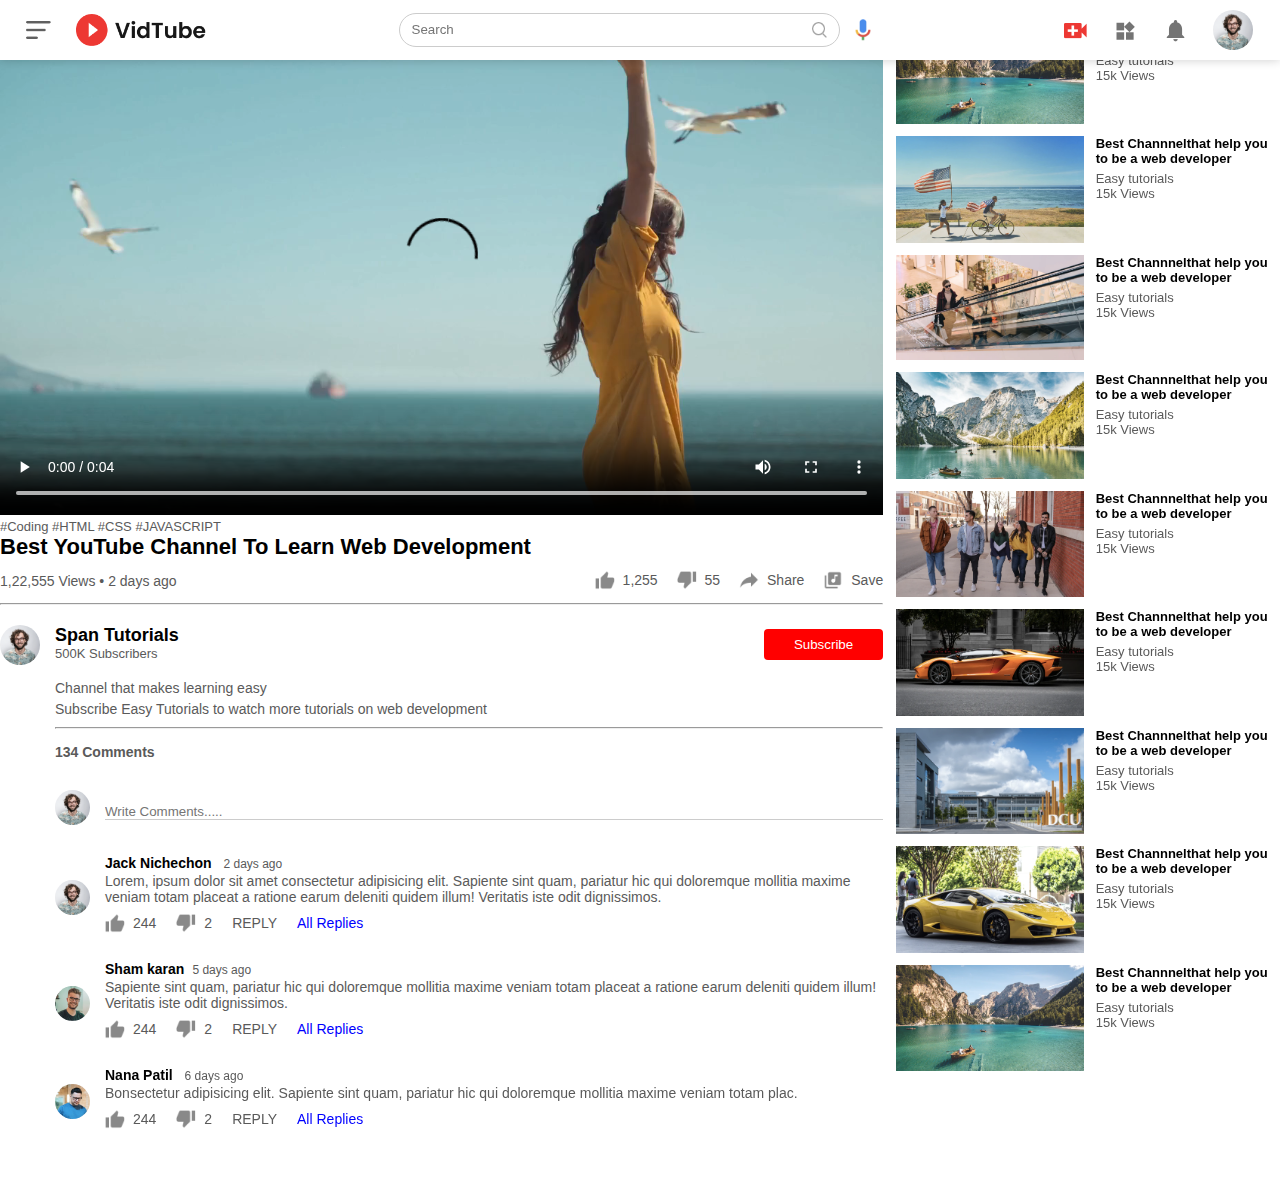
<file: play.html>
<!DOCTYPE html>
<html lang="en">
<head>
    <meta charset="UTF-8">
    <meta http-equiv="X-UA-Compatible" content="IE=edge">
    <meta name="viewport" content="width=device-width, initial-scale=1.0">
    <title>Play Video</title>
    <link rel="stylesheet" href="style.css">
</head>
<body>

    <!--navbar-->
    <nav class="flex-div">
        <div class="nav-left flex-div">
            <img src="images/menu.png" alt="menu" class="menu-icon">
            <img src="images/logo.png" alt="logo" class="logo">
        </div>
        <div class="nav-middle flex-div">
            <div class="search-box flex-div">
                <input type="text" placeholder="Search">
                <img src="images/search.png" alt="search">
            </div>
            <img src="images/voice-search.png" alt="mic" class="mic-icon">
        </div>
        <div class="nav-right flex-div">
            <img src="images/upload.png" alt="upload">
            <img src="images/more.png" alt="more">
            <img src="images/notification.png" alt="notification">
            <img src="images/Jack.png" alt="jack" class="user-ion">
        </div>
    </nav>


    <divc class="container-play container">
        <div class="row">
            <div class="play-video">
                <video src="images/video.mp4" controls autoplay type="video/mp4"></video>

                <div class="tags">
                    <a href="#">#Coding</a>
                    <a href="#">#HTML</a>
                    <a href="#">#CSS</a>
                    <a href="#">#JAVASCRIPT</a>
                </div>
                <h3>Best YouTube Channel To Learn Web Development</h3>
                <div class="play-video-info">
                    <p>1,22,555 Views &bull; 2 days ago</p>
                    <div>
                        <a href=""><img src="images/like.png" >1,255</a>
                        <a href=""><img src="images/dislike.png" >55</a>
                        <a href=""><img src="images/share.png" >Share</a>
                        <a href=""><img src="images/save.png" >Save</a>
                    </div>
                </div>
                <hr>
                <div class="publisher">
                    <img src="images/Jack.png" >
                    <div>
                    <p>Span Tutorials</p>
                    <span>500K Subscribers</span>
                    </div>
                    <button type="button"> Subscribe</button>
                </div>
                <div class="vid-description">
                    <p>Channel that makes learning easy</p>
                    <p>Subscribe Easy Tutorials to watch more tutorials on web development</p>
                    <hr>
                    <h4>134 Comments</h4>

                    <div class="add-comment">
                        <img src="images/Jack.png">
                        <input type="text" placeholder="Write Comments.....">
                    </div>

                    <div class="old-comment">
                        <img src="images/Jack.png">
                        <div>
                            <h3>Jack Nichechon <span>2 days ago</span></h3>
                            <p>Lorem, ipsum dolor sit amet consectetur adipisicing elit. Sapiente sint quam, pariatur hic qui doloremque mollitia maxime veniam totam placeat a ratione earum deleniti quidem illum! Veritatis iste odit dignissimos.</p>
                            <div class="comment-action">
                                <img src="images/like.png" >
                                <span>244</span>
                                <img src="images/dislike.png">
                                <span>2</span>
                                <span>REPLY</span>
                                <a href="">All Replies</a>
                            </div>
                        </div>
                    </div>

                    <div class="old-comment">
                        <img src="images/simon.png">
                        <div>
                            <h3>Sham karan<span>5 days ago</span></h3>
                            <p>Sapiente sint quam, pariatur hic qui doloremque mollitia maxime veniam totam placeat a ratione earum deleniti quidem illum! Veritatis iste odit dignissimos.</p>
                            <div class="comment-action">
                                <img src="images/like.png" >
                                <span>244</span>
                                <img src="images/dislike.png">
                                <span>2</span>
                                <span>REPLY</span>
                                <a href="">All Replies</a>
                            </div>
                        </div>
                    </div>

                    <div class="old-comment">
                        <img src="images/tom.png">
                        <div>
                            <h3>Nana Patil <span>6 days ago</span></h3>
                            <p>Bonsectetur adipisicing elit. Sapiente sint quam, pariatur hic qui doloremque mollitia maxime veniam totam plac.</p>
                            <div class="comment-action">
                                <img src="images/like.png" >
                                <span>244</span>
                                <img src="images/dislike.png">
                                <span>2</span>
                                <span>REPLY</span>
                                <a href="">All Replies</a>
                            </div>
                        </div>
                    </div>
                </div>
            </div>
        
            <div class="right-sidebar">


                <div class="side-video-list">
                    <a href="" class="small-thumbnail"><img src="images/thumbnail1.png"></a>
                    <div class="vid-info">
                       <a href="">Best Channnelthat help you to be a web developer</a>
                       <p>Easy tutorials</p> 
                       <p>15k Views</p>
                   </div>
                </div>

                <div class="side-video-list">
                    <a href="" class="small-thumbnail"><img src="images/thumbnail2.png"></a>
                    <div class="vid-info">
                       <a href="">Best Channnelthat help you to be a web developer</a>
                       <p>Easy tutorials</p> 
                       <p>15k Views</p>
                   </div>
                </div>

                <div class="side-video-list">
                    <a href="" class="small-thumbnail"><img src="images/thumbnail3.png"></a>
                    <div class="vid-info">
                       <a href="">Best Channnelthat help you to be a web developer</a>
                       <p>Easy tutorials</p> 
                       <p>15k Views</p>
                   </div>
                </div>

                <div class="side-video-list">
                    <a href="" class="small-thumbnail"><img src="images/thumbnail4.png"></a>
                    <div class="vid-info">
                       <a href="">Best Channnelthat help you to be a web developer</a>
                       <p>Easy tutorials</p>  
                       <p>15k Views</p>
                   </div>
                </div>

                <div class="side-video-list">
                    <a href="" class="small-thumbnail"><img src="images/thumbnail5.png"></a>
                    <div class="vid-info">
                       <a href="">Best Channnelthat help you to be a web developer</a>
                       <p>Easy tutorials</p>  
                       <p>15k Views</p>
                   </div>
                </div>

                <div class="side-video-list">
                    <a href="" class="small-thumbnail"><img src="images/thumbnail6.png"></a>
                    <div class="vid-info">
                       <a href="">Best Channnelthat help you to be a web developer</a>
                       <p>Easy tutorials</p> 
                       <p>15k Views</p>
                   </div>
                </div>

                <div class="side-video-list">
                    <a href="" class="small-thumbnail"><img src="images/thumbnail7.png"></a>
                    <div class="vid-info">
                       <a href="">Best Channnelthat help you to be a web developer</a>
                       <p>Easy tutorials</p>  
                       <p>15k Views</p>
                   </div>
                </div>

                <div class="side-video-list">
                    <a href="" class="small-thumbnail"><img src="images/thumbnail8.png"></a>
                    <div class="vid-info">
                       <a href="">Best Channnelthat help you to be a web developer</a>
                       <p>Easy tutorials</p>  
                       <p>15k Views</p>
                   </div>
                </div>

                <div class="side-video-list">
                    <a href="" class="small-thumbnail"><img src="images/thumbnail1.png"></a>
                    <div class="vid-info">
                       <a href="">Best Channnelthat help you to be a web developer</a>
                       <p>Easy tutorials</p>  
                       <p>15k Views</p>
                   </div>
                </div>

            </div>
        </div>
    </div>
    
    
</body>
</html>
</file>
<file: style.css>
*{
    margin: 0;
    padding: 0;
    font-family: "Poppins",sans-serif;
    box-sizing: border-box;
}
a{
    text-decoration: none;
    color: #5a5a5a;
}
img{
    cursor: pointer;
}

.flex-div{
    display: flex;
    align-items: center;
}

/*nav-bar*/

nav{
    padding: 10px 2%;
    justify-content: space-between;
    box-shadow: 0 0 10px rgba(0,0,0,0.2);
    background: #fff;
    position: fixed;
    width: 100%;
    top: 0;
    z-index: 10;
}

.nav-left .menu-icon{
    width: 25px;
    margin-right: 25px;
}
.nav-left .logo{
    width: 130px;
}

.nav-middle .mic-icon{
    width: 16px;
}
.nav-middle .search-box{
    border: 1px solid #ccc;
    margin-right: 15px;
    padding: 8px 12px;
    border-radius: 25px;
}
.nav-middle .search-box input{
    width: 400px;
    border: 0;
    outline: 0;
    background: transparent;
}
.nav-middle .search-box img{
    width: 15px;
}

.nav-right img{
    width: 25px ;
    margin-right: 25px;
}
.nav-right .user-ion{
    width:40px;
    border-radius: 50%;
    margin-right: 1px;
}

/*slidebar*/

.sidebar{
    background:#fff;
    width: 15%;
    height: 100vh;
    position: fixed;
    top: 0;
    padding-left: 2%;
    padding-top: 80px;
}
.small-sidebar{
    width: 5%;
}
.small-sidebar a p{
    display: none;
}
.small-sidebar h3{
    display: none;
}
.sidebar hr{
    width: 50%;
    margin-bottom: 25px;
}


.sidebar hr{
    border: 0;
    height: 1px;
    background: #ccc;
    width: 85%;
}
.shortcut-links a img{
    width: 20px;
    margin-right: 20px;
}
 .shortcut-links a{
    display: flex;
    align-items: center;
    margin-bottom: 20px;
    width: fit-content;
    flex-wrap: wrap;
}
.shortcut-links a:first-child{
    color: red;   
}

.subscribed-list{
    font-size: 13px;
    margin: 20px 0;
    color: #5a5a5a;
}
.subscribed-list h3{
    text-align: justify;
    margin-bottom: 10px;
}
.subscribed-list a{
    display: flex;
    align-items: center;
    margin-bottom: 20px;
    width: fit-content;
    flex-wrap: wrap;
}
.subscribed-list a img{
    width: 25px;
    border-radius: 50%;
    margin-right: 20px;
}


/*main*/

.container{
    background: #fff;
    padding-left: 17%;
    padding-right: 2%;
    padding-top: 20px;
    padding-bottom: 20px;
}
.large-container{
    padding-left: 5%;
}
.banner{
    width: 100%;
}
.banner img{
    width: 100%;
    border-radius: 8px;
}

.list-container{
    /* display: grid;
    grid-template-columns: repeat(auto-fix,minmax(250,1fr));
    gap:30px ;
    margin-top: 15px;*/
    display: flex;
    flex-wrap: wrap;
    flex-direction: row;
}
.vid-list{
    width: 25%;
    padding: 1%;
    margin-top: 15px;
    min-width: 180px;
}
.vid-list .thumbnail{
    width: 100%;
    border-radius: 5%;
}
.vid-list .flex-div{
    align-items: flex-start;
    margin-top: 7px;
}
.vid-list .flex-div img{
    width: 35px;
    margin-right: 10px;
    border-radius: 50%;
}
.vid-info{
    color: #5a5a5a;
    font-size: 13px;
}
.vid-info a{
    color: #000;
    font-weight: 600;
    display: block;
    margin-bottom: 5px;
}


@media(max-width:910px){

    .menu-icon{
        display: none;
    }
    .sidebar{
        display: none;
    }
    .container .large-container{
        padding-left: 5%;
        padding-right: 5%;
    }
    .nav-right img{
        display: none;
    }
    .nav-right .user-ion{
        display: block;
        width: 30px;
    }
    .nav-middle .search-box input{
        width: 100px;
    }
    .nav-middle .mic-icon{
        display: none;
    }
    .logo{
        width:90px;
    }


    .container{
        padding-left: 1%;
        padding-right: 1%;
        padding-top: 10px;
        padding-bottom: 10px;
    }
    .vid-list{
        width: 50%;
        padding: 1%;
        margin-top: 10px;
    }
}

@media(max-width:500px){
    .vid-list{
        width: 100%;
        height: 50%;
        padding: 1%;
        margin-top: 8px;
    }
}


/*-----------play video page--------------*/

.container-play{
    padding-right: 2%;
}
.row{
    display: flex;
    justify-content: space-between;
    flex-wrap: wrap;
}
.play-video{
    flex-basis: 69%;
}
.play-video video{
    width: 100%;
}
.play-video .tags{
    color: #0505bb;
    font-size: 13px;
}
.play-video h3{
    font-weight: 600;
    font-size: 22px;
}
.play-video .play-video-info{
    display: flex;
    align-items: center;
    justify-content: space-between;
    flex-wrap: wrap;
    margin-top: 10px;
    font-size: 14px;
    color: #5a5a5a;
}
.play-video .play-video-info a {
    display: inline-flex;
    align-items: center;
    margin-left: 15px; 
}
.play-video .play-video-info a img{
    width: 20px;
    margin-right: 8px;
}
.play-video hr{
    height: 1px;
    color: #ccc;
    margin: 10px 0;

}

.right-sidebar{
    flex-basis: 30%;
}
.side-video-list{
    display: flex;
    flex-direction: row;
    justify-content: space-between;
    margin-bottom: 8px;
}
.side-video-list img{
    width: 100%;
}
.side-video-list .small-thumbnail{
    flex-basis: 49%;
}
.side-video-list .vid-info{
    flex-basis: 48%;
}

.publisher{
    display: flex;
    align-items: center;
    margin-top: 20px;
}
.publisher div{
    flex: 1;
    line-height: 18px;
}
.publisher img{
    width: 40px;
    border-radius: 50%;
    margin-right: 15px;
}
.publisher div p{
    color: #000;
    font-weight: 600;
    font-size: 18px;
}
.publisher div span{
    font-size: 13px;
    color: #5a5a5a;
}
.publisher button{
    background: red;
    color: #fff;
    padding: 8px 30px;
    border: 0;
    outline: 0;
    border-radius: 4px;
    cursor: pointer;
}

.vid-description{
    padding-left: 55px;
    margin: 15px 0;
}
.vid-description p{
    font-size: 14px;
    margin-bottom: 5px;
    color: #5a5a5a;
}
.vid-description h4{
    font-size: 14px;
    color: #5a5a5a;
    margin-top: 15px;
}

.add-comment{
    display: flex;
    align-items: center;
    margin: 30px 0;
}
.add-comment img{
    width: 35px;
    border-radius: 50%;
    margin-right: 15px;
}
.add-comment  input{
    border: 0;
    outline: 0;
    border-bottom: 1px solid #ccc ;
    width: 100%;
    padding-top: 10px;
    background: transparent;
}


.old-comment{
    display: flex;
    align-items: center;
    margin: 20px 0;
}
.old-comment img{
    width: 35px;
    border-radius: 50%;
    margin-right: 15px;
}
.old-comment h3{
    font-size: 14px;
    margin-bottom: 2px;
}
.old-comment h3 span{
    font-size: 12px;
    color: #5a5a5a;
    font-weight: 500;
    margin-left: 8px;
}

.old-comment .comment-action{
    display: flex;
    align-items: center;
    margin: 8px 0;
    font-size: 14px;
}
.old-comment .comment-action img{
    border-radius: 0;
    width: 20px;
    margin-right: 8px;
}

.old-comment .comment-action span{
    margin-right:20px;
    color: #5a5a5a;
}
.old-comment .comment-action a{
    color: blue;
}


@media(max-width:900px){
    .play-video{
        flex-basis: 100%;
    }
    .right-sidebar{
        flex-basis: 100%;
    }
    .container-play{
        padding-left: 5%;
    }
    .vid-description{
        padding-left: 0;
    }
    .play-video .play-video-info a{
        margin-left: 0;
        margin-right: 15px;
        margin-top: 15px;
    }
}
</file>
